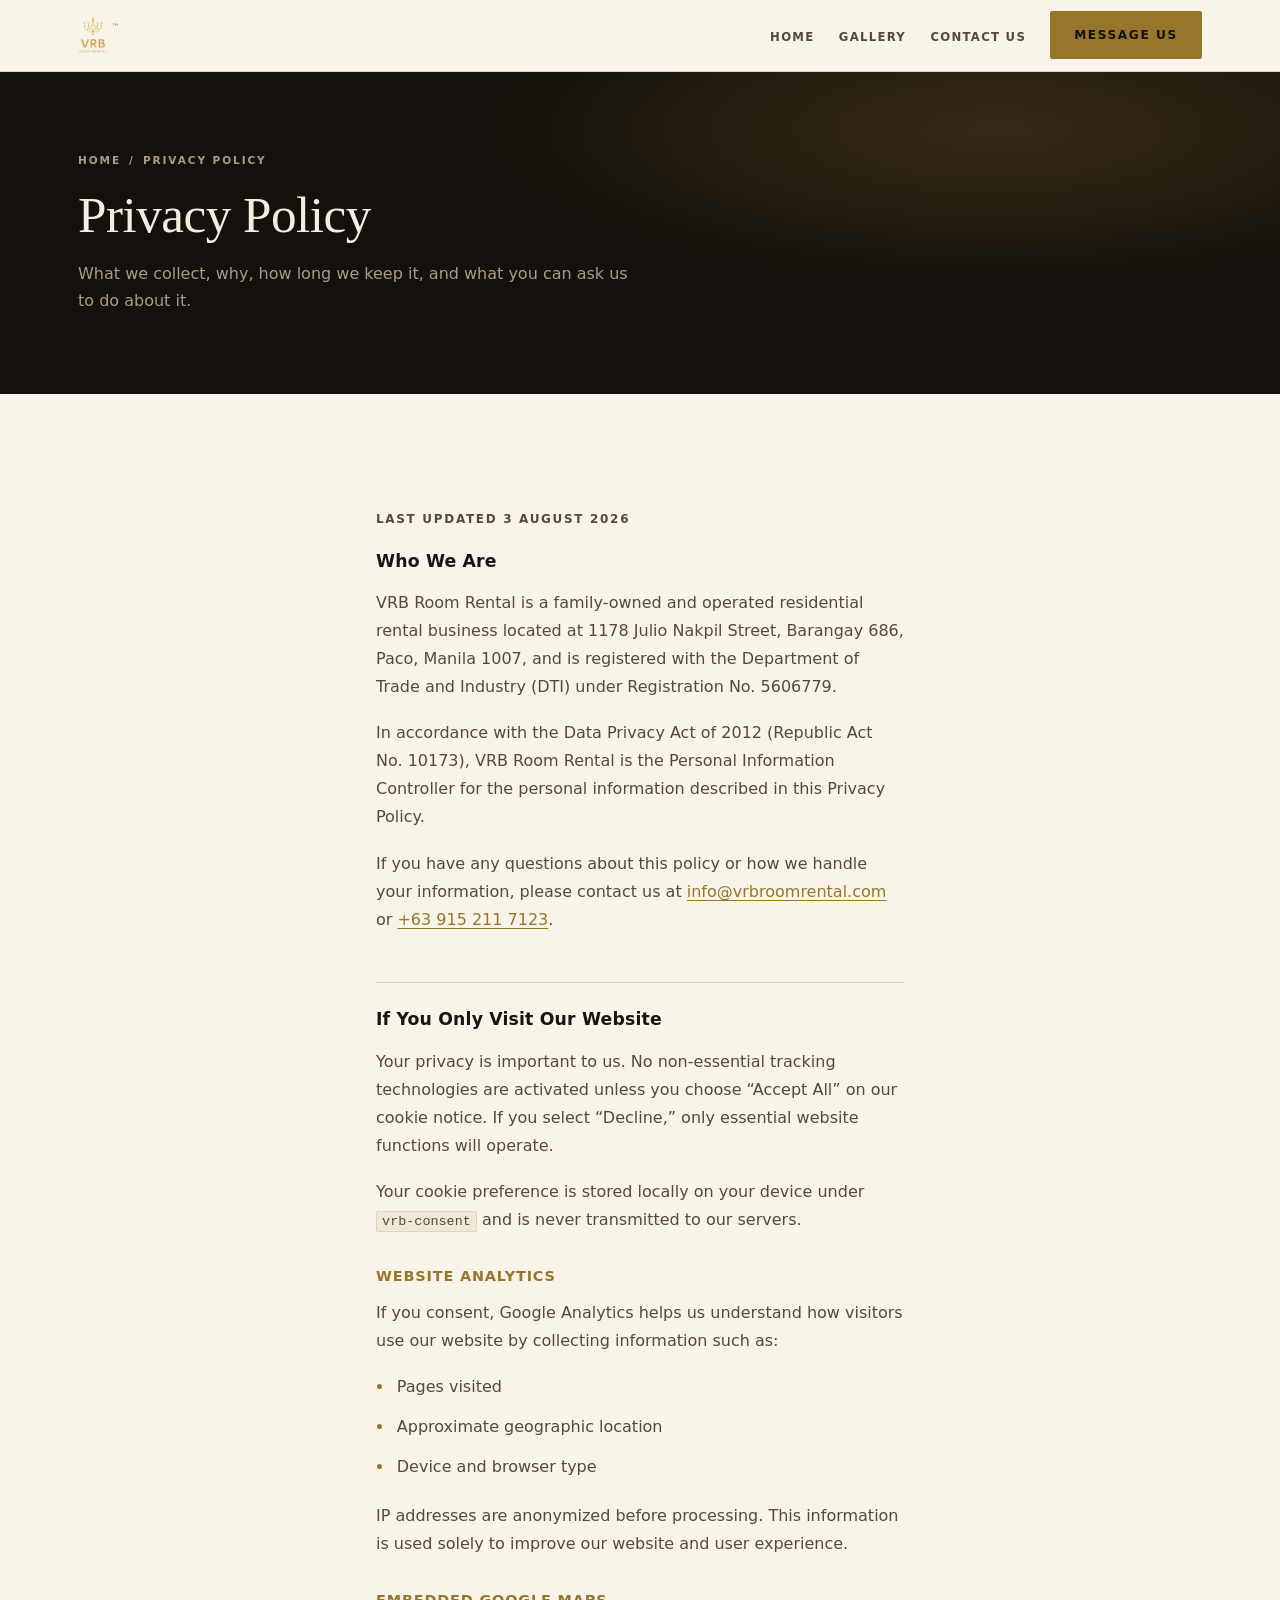
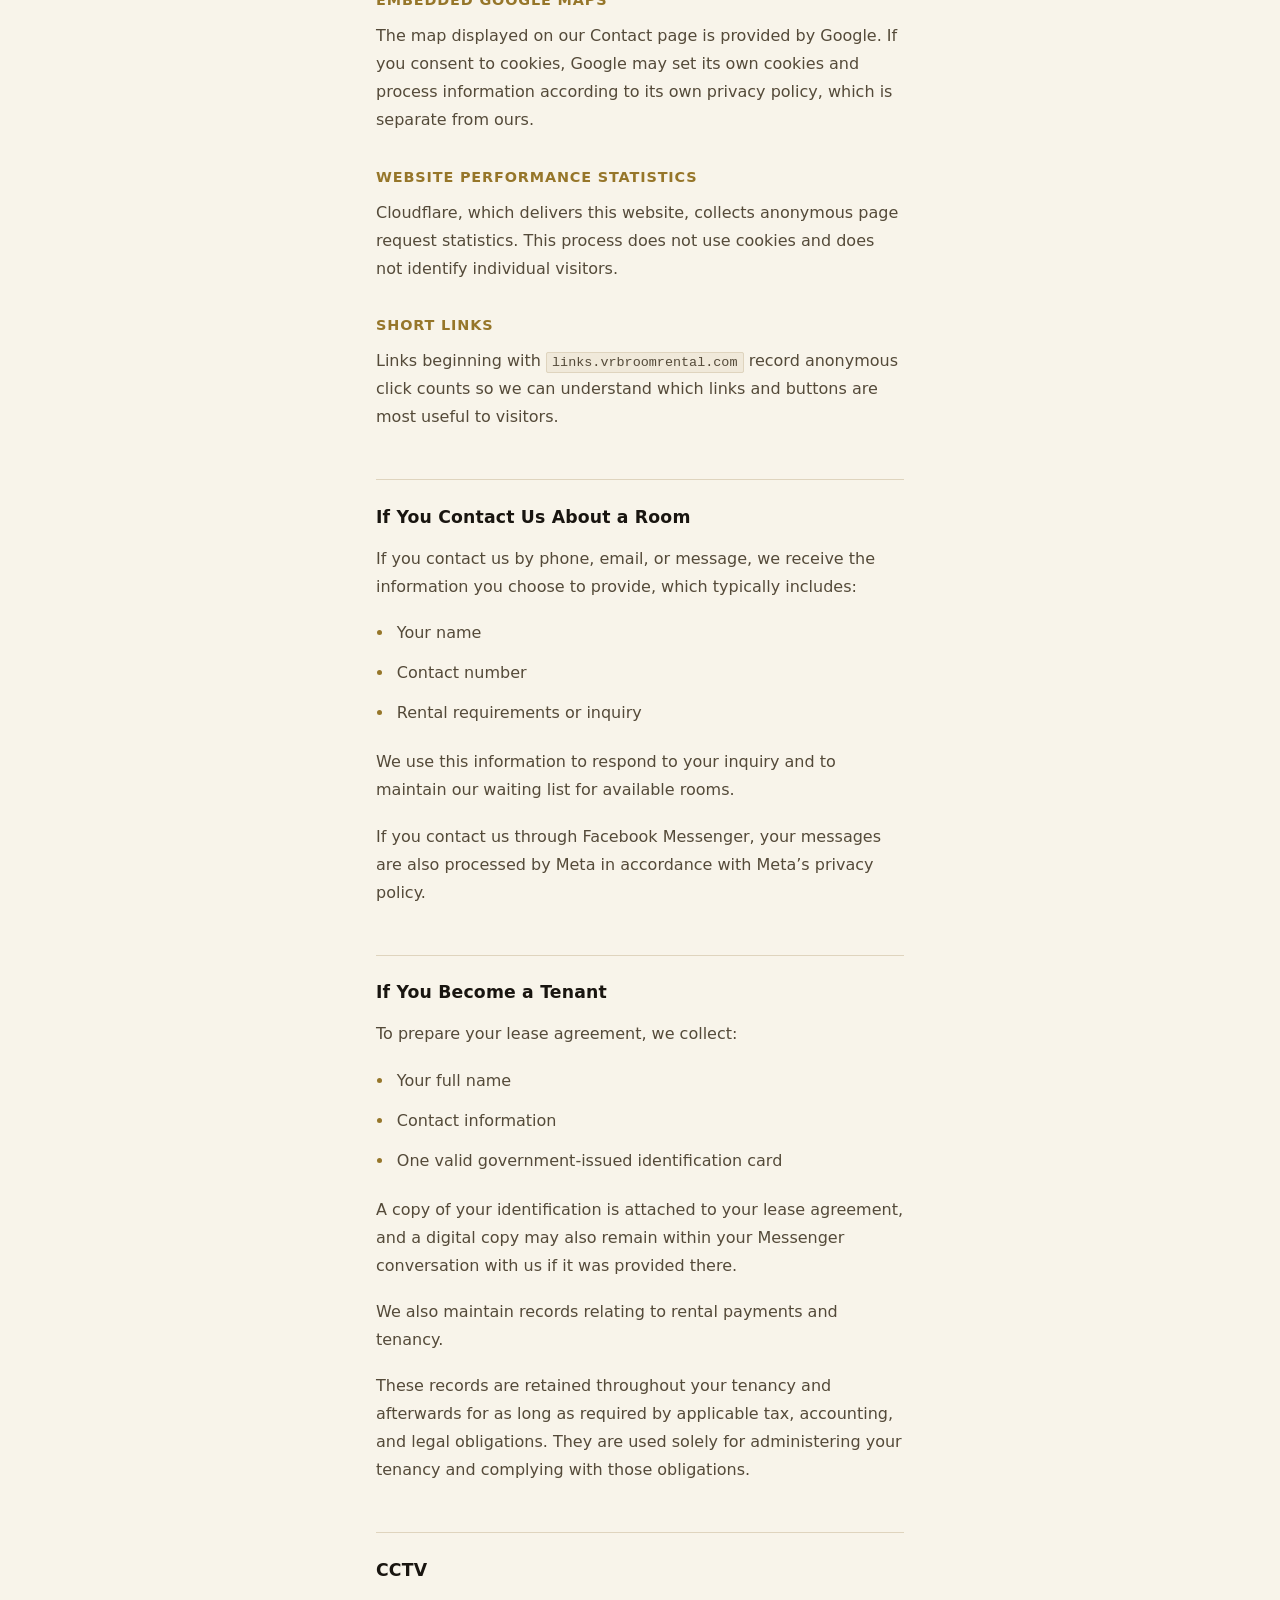
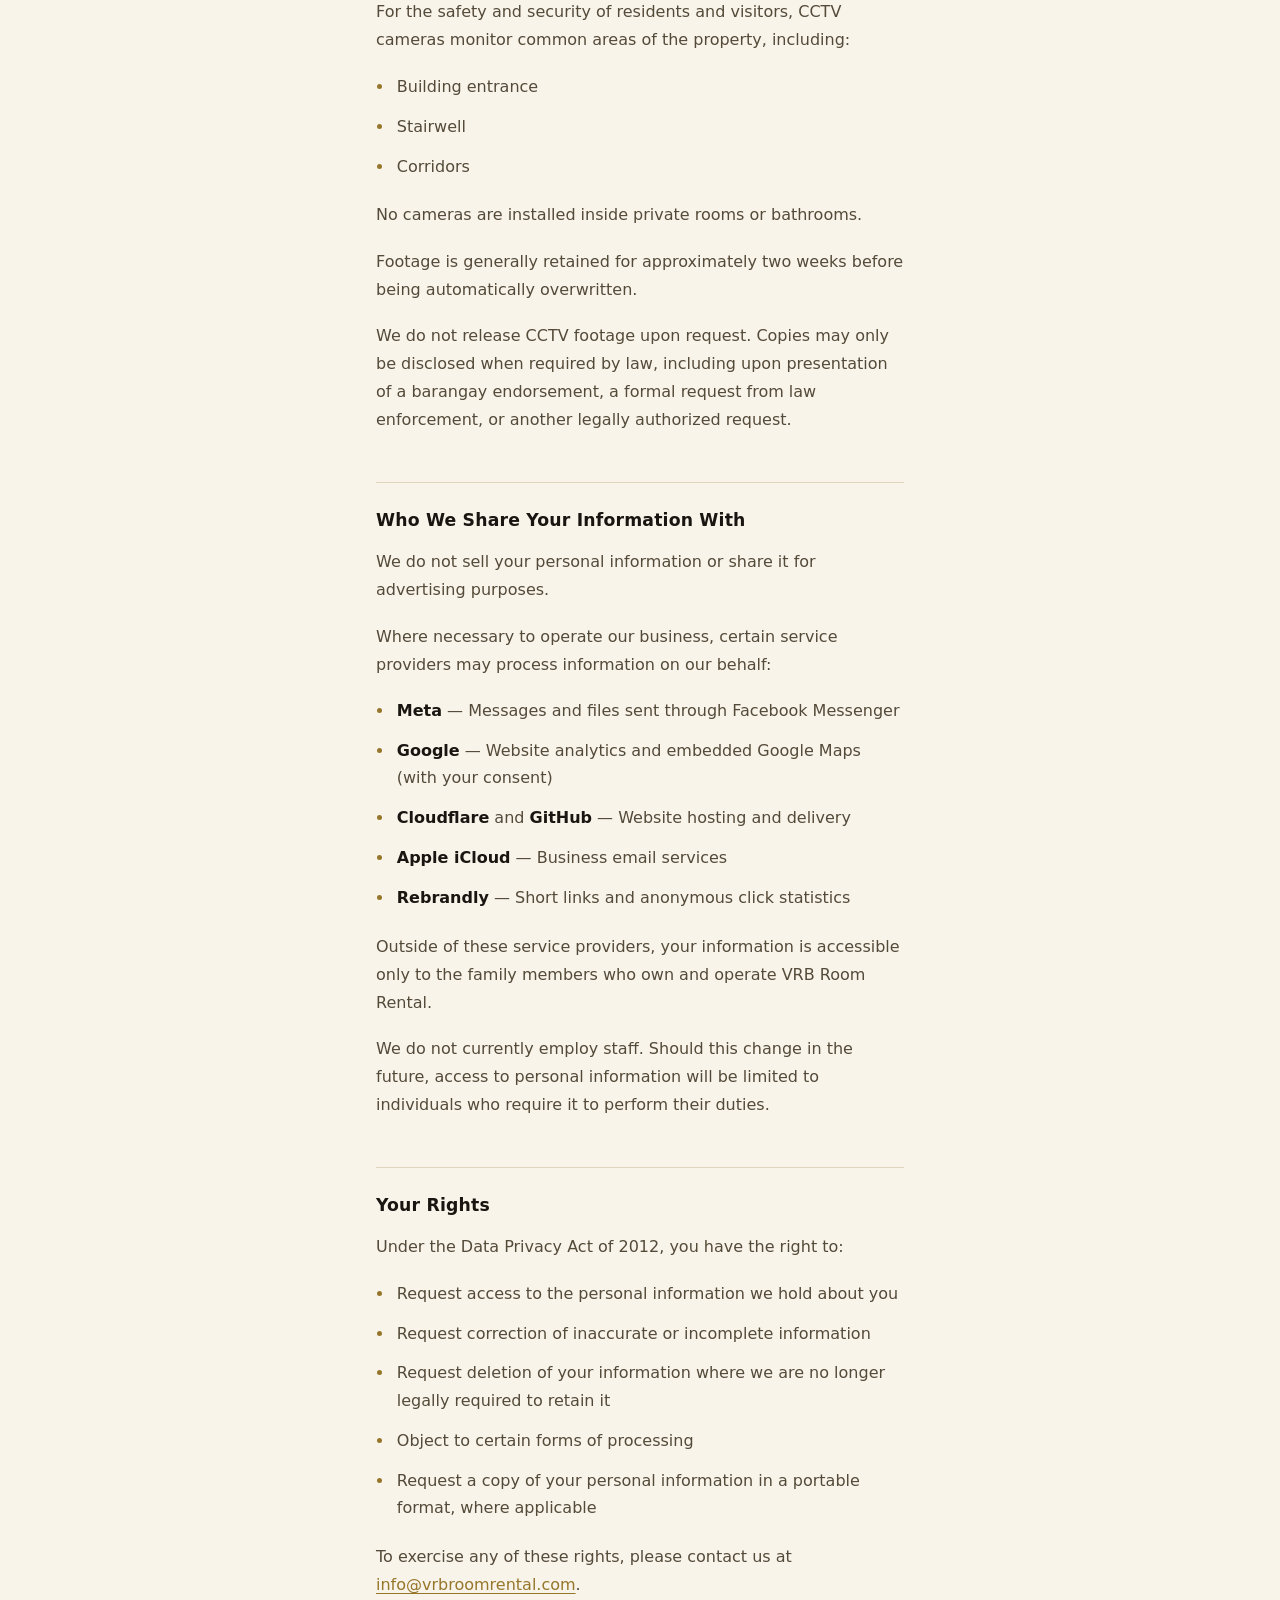
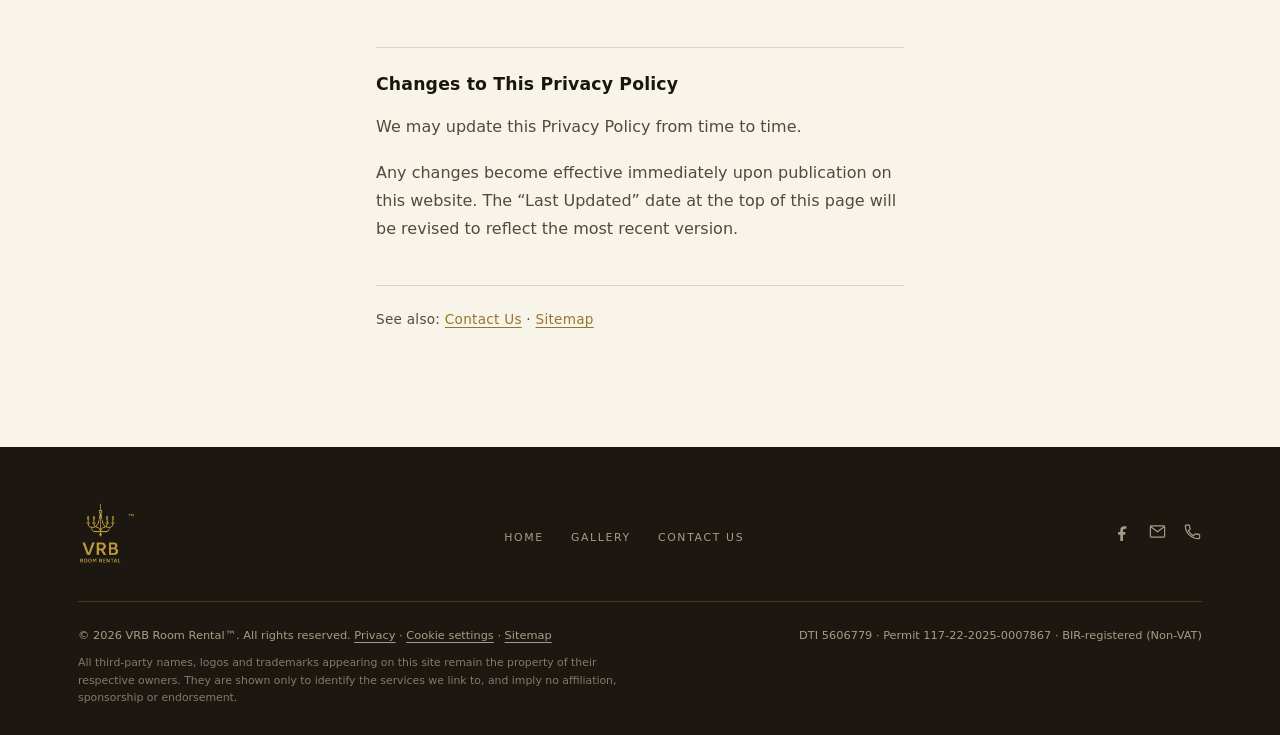
<file: privacy.html>
<!DOCTYPE html>
<html lang="en">
<head>
<meta charset="UTF-8">
<meta name="viewport" content="width=device-width, initial-scale=1, viewport-fit=cover">
<title>Privacy Policy — VRB Room Rental™, Paco, Manila</title>
<meta name="description" content="How VRB Room Rental collects, uses, keeps and protects personal information, under the Data Privacy Act of 2012.">
<meta name="theme-color" content="#14110C">
<meta property="og:title" content="Privacy Policy — VRB Room Rental™">
<meta property="og:description" content="How we handle personal information, in plain language.">
<meta property="og:type" content="website">
<link rel="icon" href="images/icon.png">
<link rel="apple-touch-icon" href="images/icon.png">
<link rel="canonical" href="https://vrbroomrental.com/privacy">
<script>document.documentElement.className+=" js";</script>
<link rel="stylesheet" href="styles.css?v=7f55995b">
</head>
<body>
<a class="skip" href="#main">Skip to content</a>

<header class="hdr">
  <div class="hdr__in">
    <a href="/" class="brand" aria-label="VRB Room Rental — home">
      <img src="images/logo-lockup.png" alt="VRB Room Rental" width="303" height="440">
      <span class="tm" aria-hidden="true">&trade;</span>
    </a>
    <nav class="nav" id="nav" aria-label="Primary">
      <ul>
        <li><a href="/">Home</a></li>
        <li><a href="/gallery">Gallery</a></li>
        <li><a href="/contact">Contact Us</a></li>
      </ul>
    </nav>
    <div class="hdr__cta">
      <a class="btn btn--fill" href="https://m.me/vrbroomrentalnakpil" target="_blank" rel="noopener">Message us</a>
      <button class="burger" id="burger" aria-expanded="false" aria-controls="nav" aria-label="Open menu">
        <svg class="ico" viewBox="0 0 24 24" aria-hidden="true"><path d="M3 7h18M3 12h18M3 17h18"/></svg>
      </button>
    </div>
  </div>
</header>

<section class="phead">
  <div class="wrap">
    <p class="crumb"><a href="/">Home</a> <span aria-hidden="true">/</span> Privacy Policy</p>
    <h1>Privacy Policy</h1>
    <p>What we collect, why, how long we keep it, and what you can ask us to do about it.</p>
  </div>
</section>

<main id="main">
  <section class="sec rv">
    <div class="wrap prose">

      <p class="prose__meta">Last updated 3 August 2026</p>

      <h2>Who We Are</h2>
      <p>VRB Room Rental is a family-owned and operated residential rental business located at
        1178 Julio Nakpil Street, Barangay 686, Paco, Manila 1007, and is registered with the
        Department of Trade and Industry (DTI) under Registration No. 5606779.</p>
      <p>In accordance with the Data Privacy Act of 2012 (Republic Act No. 10173), VRB Room Rental
        is the Personal Information Controller for the personal information described in this
        Privacy Policy.</p>
      <p>If you have any questions about this policy or how we handle your information, please
        contact us at <a href="mailto:info@vrbroomrental.com">info@vrbroomrental.com</a> or
        <a href="tel:+639152117123">+63&nbsp;915&nbsp;211&nbsp;7123</a>.</p>

      <h2>If You Only Visit Our Website</h2>
      <p>Your privacy is important to us. No non-essential tracking technologies are activated
        unless you choose &ldquo;Accept All&rdquo; on our cookie notice. If you select
        &ldquo;Decline,&rdquo; only essential website functions will operate.</p>
      <p>Your cookie preference is stored locally on your device under <code>vrb-consent</code> and
        is never transmitted to our servers.</p>

      <h3>Website Analytics</h3>
      <p>If you consent, Google Analytics helps us understand how visitors use our website by
        collecting information such as:</p>
      <ul>
        <li>Pages visited</li>
        <li>Approximate geographic location</li>
        <li>Device and browser type</li>
      </ul>
      <p>IP addresses are anonymized before processing. This information is used solely to improve
        our website and user experience.</p>

      <h3>Embedded Google Maps</h3>
      <p>The map displayed on our Contact page is provided by Google. If you consent to cookies,
        Google may set its own cookies and process information according to its own privacy policy,
        which is separate from ours.</p>

      <h3>Website Performance Statistics</h3>
      <p>Cloudflare, which delivers this website, collects anonymous page request statistics. This
        process does not use cookies and does not identify individual visitors.</p>

      <h3>Short Links</h3>
      <p>Links beginning with <code>links.vrbroomrental.com</code> record anonymous click counts so
        we can understand which links and buttons are most useful to visitors.</p>

      <h2>If You Contact Us About a Room</h2>
      <p>If you contact us by phone, email, or message, we receive the information you choose to
        provide, which typically includes:</p>
      <ul>
        <li>Your name</li>
        <li>Contact number</li>
        <li>Rental requirements or inquiry</li>
      </ul>
      <p>We use this information to respond to your inquiry and to maintain our waiting list for
        available rooms.</p>
      <p>If you contact us through Facebook Messenger, your messages are also processed by Meta in
        accordance with Meta&rsquo;s privacy policy.</p>

      <h2>If You Become a Tenant</h2>
      <p>To prepare your lease agreement, we collect:</p>
      <ul>
        <li>Your full name</li>
        <li>Contact information</li>
        <li>One valid government-issued identification card</li>
      </ul>
      <p>A copy of your identification is attached to your lease agreement, and a digital copy may
        also remain within your Messenger conversation with us if it was provided there.</p>
      <p>We also maintain records relating to rental payments and tenancy.</p>
      <p>These records are retained throughout your tenancy and afterwards for as long as required
        by applicable tax, accounting, and legal obligations. They are used solely for administering
        your tenancy and complying with those obligations.</p>

      <h2>CCTV</h2>
      <p>For the safety and security of residents and visitors, CCTV cameras monitor common areas of
        the property, including:</p>
      <ul>
        <li>Building entrance</li>
        <li>Stairwell</li>
        <li>Corridors</li>
      </ul>
      <p>No cameras are installed inside private rooms or bathrooms.</p>
      <p>Footage is generally retained for approximately two weeks before being automatically
        overwritten.</p>
      <p>We do not release CCTV footage upon request. Copies may only be disclosed when required by
        law, including upon presentation of a barangay endorsement, a formal request from law
        enforcement, or another legally authorized request.</p>

      <h2>Who We Share Your Information With</h2>
      <p>We do not sell your personal information or share it for advertising purposes.</p>
      <p>Where necessary to operate our business, certain service providers may process information
        on our behalf:</p>
      <ul>
        <li><strong>Meta</strong> &mdash; Messages and files sent through Facebook Messenger</li>
        <li><strong>Google</strong> &mdash; Website analytics and embedded Google Maps (with your consent)</li>
        <li><strong>Cloudflare</strong> and <strong>GitHub</strong> &mdash; Website hosting and delivery</li>
        <li><strong>Apple iCloud</strong> &mdash; Business email services</li>
        <li><strong>Rebrandly</strong> &mdash; Short links and anonymous click statistics</li>
      </ul>
      <p>Outside of these service providers, your information is accessible only to the family
        members who own and operate VRB Room Rental.</p>
      <p>We do not currently employ staff. Should this change in the future, access to personal
        information will be limited to individuals who require it to perform their duties.</p>

      <h2>Your Rights</h2>
      <p>Under the Data Privacy Act of 2012, you have the right to:</p>
      <ul>
        <li>Request access to the personal information we hold about you</li>
        <li>Request correction of inaccurate or incomplete information</li>
        <li>Request deletion of your information where we are no longer legally required to retain it</li>
        <li>Object to certain forms of processing</li>
        <li>Request a copy of your personal information in a portable format, where applicable</li>
      </ul>
      <p>To exercise any of these rights, please contact us at
        <a href="mailto:info@vrbroomrental.com">info@vrbroomrental.com</a>.</p>

      <h2>Changes to This Privacy Policy</h2>
      <p>We may update this Privacy Policy from time to time.</p>
      <p>Any changes become effective immediately upon publication on this website. The
        &ldquo;Last Updated&rdquo; date at the top of this page will be revised to reflect the most
        recent version.</p>

      <p class="prose__meta">See also: <a href="/contact">Contact Us</a> &middot;
        <a href="/sitemap">Sitemap</a></p>

    </div>
  </section>
</main>

<footer class="ft">
  <div class="wrap">
    <div class="ft__top">
      <a href="/" class="ft__brand" aria-label="VRB Room Rental — home">
        <img src="images/logo-lockup.png" alt="VRB Room Rental" width="303" height="440">
        <span class="tm" aria-hidden="true">&trade;</span>
      </a>
      <nav aria-label="Footer">
        <ul class="ft__nav">
          <li><a href="/">Home</a></li>
          <li><a href="/gallery">Gallery</a></li>
          <li><a href="/contact">Contact Us</a></li>
        </ul>
      </nav>
      <div class="ft__soc">
        <a href="https://www.facebook.com/vrbroomrentalnakpil/" target="_blank" rel="noopener" aria-label="VRB Room Rental on Facebook"><svg class="ico" viewBox="0 0 24 24" aria-hidden="true"><path d="M15 8.5h2V5.4c-.4-.05-1.6-.16-3-.16-3 0-4.8 1.8-4.8 5v2.4H6.5V16H9.2v8h3.4v-8h2.7l.5-3.36h-3.2v-2c0-1 .28-1.64 1.4-1.64Z" fill="currentColor" stroke="none"/></svg></a>
        <a href="mailto:info@vrbroomrental.com" aria-label="Email VRB Room Rental"><svg class="ico" viewBox="0 0 24 24" aria-hidden="true"><rect x="3" y="5" width="18" height="14" rx="1"/><path d="m3.6 6 8.4 6.4L20.4 6"/></svg></a>
        <a href="tel:+639152117123" aria-label="Telephone VRB Room Rental"><svg class="ico" viewBox="0 0 24 24" aria-hidden="true"><path d="M6.6 10.8c1.4 2.8 3.8 5.2 6.6 6.6l2.2-2.2c.3-.3.7-.4 1-.2 1.1.4 2.3.6 3.6.6.6 0 1 .4 1 1V20c0 .6-.4 1-1 1C10.4 21 3 13.6 3 4.9c0-.6.4-1 1-1h3.4c.6 0 1 .4 1 1 0 1.2.2 2.4.6 3.6.1.4 0 .8-.2 1L6.6 10.8Z"/></svg></a>
      </div>
    </div>
    <div class="ft__bot">
      <span>&copy; <span id="yr">2026</span> VRB Room Rental&trade;. All rights reserved. <a href="/privacy">Privacy</a> &middot; <button type="button" class="linkbtn" data-cookie="open">Cookie settings</button> &middot; <a href="/sitemap">Sitemap</a></span>
      <span class="num">DTI 5606779 &middot; Permit 117-22-2025-0007867 &middot; BIR-registered (Non-VAT)</span>
      <span class="ft__legal">All third-party names, logos and trademarks appearing on this site remain the property of their respective owners. They are shown only to identify the services we link to, and imply no affiliation, sponsorship or endorsement.</span>
    </div>
  </div>
</footer>

<script src="main.js?v=0aa391ff"></script>
</body>
</html>
</file>
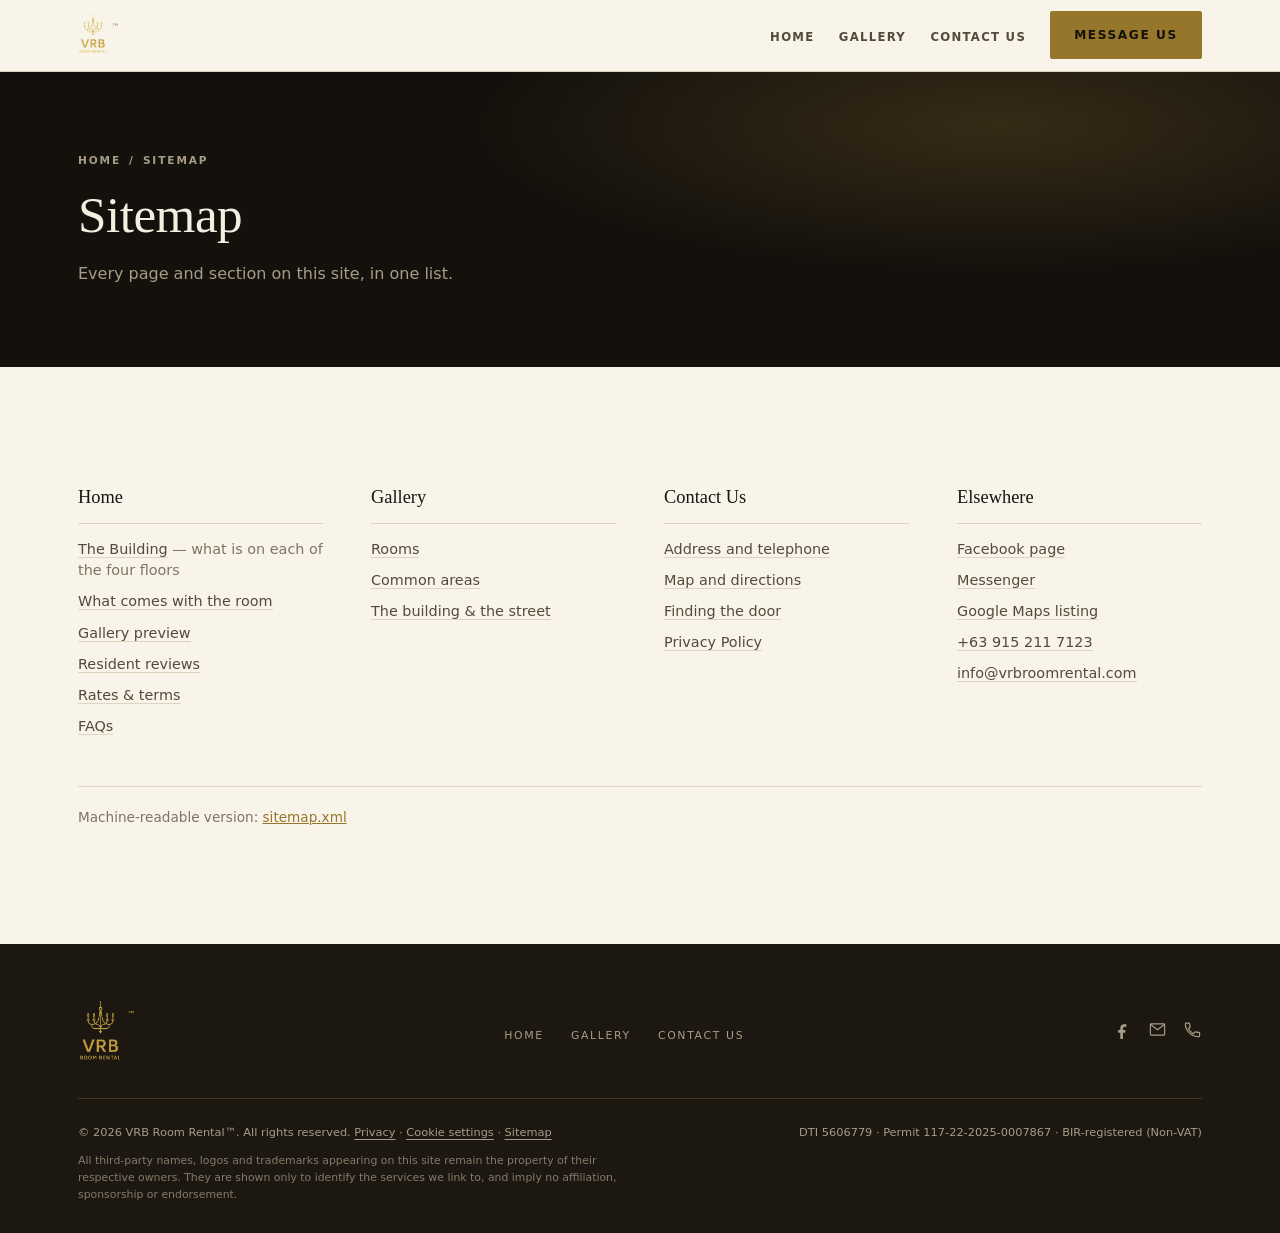
<file: sitemap.html>
<!DOCTYPE html>
<html lang="en">
<head>
<meta charset="UTF-8">
<meta name="viewport" content="width=device-width, initial-scale=1, viewport-fit=cover">
<title>Sitemap — VRB Room Rental™, Paco, Manila</title>
<meta name="description" content="Every page and section of the VRB Room Rental website, in one list.">
<meta name="theme-color" content="#14110C">
<meta property="og:title" content="Sitemap — VRB Room Rental™">
<meta property="og:description" content="Every page and section of the VRB Room Rental website.">
<meta property="og:type" content="website">
<link rel="icon" href="images/icon.png">
<link rel="apple-touch-icon" href="images/icon.png">
<link rel="canonical" href="https://vrbroomrental.com/sitemap">
<script>document.documentElement.className+=" js";</script>
<link rel="stylesheet" href="styles.css?v=7f55995b">
</head>
<body>
<a class="skip" href="#main">Skip to content</a>

<header class="hdr">
  <div class="hdr__in">
    <a href="/" class="brand" aria-label="VRB Room Rental — home">
      <img src="images/logo-lockup.png" alt="VRB Room Rental" width="303" height="440">
      <span class="tm" aria-hidden="true">&trade;</span>
    </a>
    <nav class="nav" id="nav" aria-label="Primary">
      <ul>
        <li><a href="/">Home</a></li>
        <li><a href="/gallery">Gallery</a></li>
        <li><a href="/contact">Contact Us</a></li>
      </ul>
    </nav>
    <div class="hdr__cta">
      <a class="btn btn--fill" href="https://m.me/vrbroomrentalnakpil" target="_blank" rel="noopener">Message us</a>
      <button class="burger" id="burger" aria-expanded="false" aria-controls="nav" aria-label="Open menu">
        <svg class="ico" viewBox="0 0 24 24" aria-hidden="true"><path d="M3 7h18M3 12h18M3 17h18"/></svg>
      </button>
    </div>
  </div>
</header>

<section class="phead">
  <div class="wrap">
    <p class="crumb"><a href="/">Home</a> <span aria-hidden="true">/</span> Sitemap</p>
    <h1>Sitemap</h1>
    <p>Every page and section on this site, in one list.</p>
  </div>
</section>

<main id="main">
  <section class="sec rv">
    <div class="wrap">
      <div class="smgrid">

        <div class="smcol">
          <h2><a href="/">Home</a></h2>
          <ul>
            <li><a href="/#building">The Building</a> &mdash; what is on each of the four floors</li>
            <li><a href="/#included">What comes with the room</a></li>
            <li><a href="/#gallery">Gallery preview</a></li>
            <li><a href="/#reviews">Resident reviews</a></li>
            <li><a href="/#rates">Rates &amp; terms</a></li>
            <li><a href="/#faq">FAQs</a></li>
          </ul>
        </div>

        <div class="smcol">
          <h2><a href="/gallery">Gallery</a></h2>
          <ul>
            <li><a href="/gallery">Rooms</a></li>
            <li><a href="/gallery">Common areas</a></li>
            <li><a href="/gallery">The building &amp; the street</a></li>
          </ul>
        </div>

        <div class="smcol">
          <h2><a href="/contact">Contact Us</a></h2>
          <ul>
            <li><a href="/contact">Address and telephone</a></li>
            <li><a href="/contact">Map and directions</a></li>
            <li><a href="/contact">Finding the door</a></li>
            <li><a href="/privacy">Privacy Policy</a></li>
          </ul>
        </div>

        <div class="smcol">
          <h2>Elsewhere</h2>
          <ul>
            <li><a href="https://www.facebook.com/vrbroomrentalnakpil/" target="_blank" rel="noopener">Facebook page</a></li>
            <li><a href="https://m.me/vrbroomrentalnakpil" target="_blank" rel="noopener">Messenger</a></li>
            <li><a href="https://links.vrbroomrental.com/nakpil" target="_blank" rel="noopener">Google Maps listing</a></li>
            <li><a href="tel:+639152117123">+63 915 211 7123</a></li>
            <li><a href="mailto:info@vrbroomrental.com">info@vrbroomrental.com</a></li>
          </ul>
        </div>

      </div>
      <p class="smnote">Machine-readable version: <a href="/sitemap.xml">sitemap.xml</a></p>
    </div>
  </section>
</main>

<footer class="ft">
  <div class="wrap">
    <div class="ft__top">
      <a href="/" class="ft__brand" aria-label="VRB Room Rental — home">
        <img src="images/logo-lockup.png" alt="VRB Room Rental" width="303" height="440">
        <span class="tm" aria-hidden="true">&trade;</span>
      </a>
      <nav aria-label="Footer">
        <ul class="ft__nav">
          <li><a href="/">Home</a></li>
          <li><a href="/gallery">Gallery</a></li>
          <li><a href="/contact">Contact Us</a></li>
        </ul>
      </nav>
      <div class="ft__soc">
        <a href="https://www.facebook.com/vrbroomrentalnakpil/" target="_blank" rel="noopener" aria-label="VRB Room Rental on Facebook"><svg class="ico" viewBox="0 0 24 24" aria-hidden="true"><path d="M15 8.5h2V5.4c-.4-.05-1.6-.16-3-.16-3 0-4.8 1.8-4.8 5v2.4H6.5V16H9.2v8h3.4v-8h2.7l.5-3.36h-3.2v-2c0-1 .28-1.64 1.4-1.64Z" fill="currentColor" stroke="none"/></svg></a>
        <a href="mailto:info@vrbroomrental.com" aria-label="Email VRB Room Rental"><svg class="ico" viewBox="0 0 24 24" aria-hidden="true"><rect x="3" y="5" width="18" height="14" rx="1"/><path d="m3.6 6 8.4 6.4L20.4 6"/></svg></a>
        <a href="tel:+639152117123" aria-label="Telephone VRB Room Rental"><svg class="ico" viewBox="0 0 24 24" aria-hidden="true"><path d="M6.6 10.8c1.4 2.8 3.8 5.2 6.6 6.6l2.2-2.2c.3-.3.7-.4 1-.2 1.1.4 2.3.6 3.6.6.6 0 1 .4 1 1V20c0 .6-.4 1-1 1C10.4 21 3 13.6 3 4.9c0-.6.4-1 1-1h3.4c.6 0 1 .4 1 1 0 1.2.2 2.4.6 3.6.1.4 0 .8-.2 1L6.6 10.8Z"/></svg></a>
      </div>
    </div>
    <div class="ft__bot">
      <span>&copy; <span id="yr">2026</span> VRB Room Rental&trade;. All rights reserved. <a href="/privacy">Privacy</a> &middot; <button type="button" class="linkbtn" data-cookie="open">Cookie settings</button> &middot; <a href="/sitemap">Sitemap</a></span>
      <span class="num">DTI 5606779 &middot; Permit 117-22-2025-0007867 &middot; BIR-registered (Non-VAT)</span>
      <span class="ft__legal">All third-party names, logos and trademarks appearing on this site remain the property of their respective owners. They are shown only to identify the services we link to, and imply no affiliation, sponsorship or endorsement.</span>
    </div>
  </div>
</footer>

<script src="main.js?v=0aa391ff"></script>
</body>
</html>
</file>
<file: styles.css>
/* ═══════════════ TOKENS ═══════════════ */
:root{
  --serif:'Iowan Old Style','Palatino Linotype',Palatino,'Book Antiqua',Georgia,serif;
  --sans:system-ui,-apple-system,'Segoe UI',Roboto,'Helvetica Neue',Arial,sans-serif;

  --ink:#191510;
  --ink-2:#544A39;
  --paper:#F8F4EA;
  --paper-2:#F0E9DA;
  --line:#DFD4BE;
  --mute:#7E7462;
  --gold:#96762A;
  --gold-2:#B08F3C;
  --glow:232,176,75;

  /* always-dark surfaces */
  --dark:#14110C;
  --dark-2:#1C1811;
  --dark-fg:#F4EEE0;
  --dark-mute:#A79C86;
  --dark-line:rgba(214,176,82,.22);
  --dark-gold:#D6B052;

  --pad:clamp(4.5rem,9vw,8rem);
  --gut:clamp(1.15rem,4.5vw,3rem);
  --max:1220px;
  color-scheme:light dark;
}
/* in dark mode the page sits a shade above --dark, so the hero and the
   other dark bands still read as distinct plates rather than one black mass */
@media (prefers-color-scheme:dark){
  :root{
    --ink:#F2EBDB;--ink-2:#CFC3AB;--paper:#1A1610;--paper-2:#231D15;
    --line:#3A3225;--mute:#9A9080;--gold:#D6B052;--gold-2:#E6C56F;
  }
}
:root[data-theme="dark"]{
  --ink:#F2EBDB;--ink-2:#CFC3AB;--paper:#1A1610;--paper-2:#231D15;
  --line:#3A3225;--mute:#9A9080;--gold:#D6B052;--gold-2:#E6C56F;
}
:root[data-theme="light"]{
  --ink:#191510;--ink-2:#544A39;--paper:#F8F4EA;--paper-2:#F0E9DA;
  --line:#DFD4BE;--mute:#7E7462;--gold:#96762A;--gold-2:#B08F3C;
}

*,*::before,*::after{box-sizing:border-box;}
html{scroll-behavior:smooth;-webkit-text-size-adjust:100%;}
body{
  margin:0;background:var(--paper);color:var(--ink);
  font-family:var(--sans);font-size:16px;line-height:1.7;
  -webkit-font-smoothing:antialiased;overflow-x:hidden;
}
img,iframe{display:block;max-width:100%;}
a{color:inherit;}
h1,h2,h3{font-family:var(--serif);font-weight:400;margin:0;text-wrap:balance;}
p{margin:0;}
@media (prefers-reduced-motion:reduce){
  html{scroll-behavior:auto;}
  *,*::before,*::after{animation-duration:.01ms!important;transition-duration:.01ms!important;}
}

.wrap{max-width:var(--max);margin-inline:auto;padding-inline:var(--gut);}
.sec{padding-block:var(--pad);}
main [id]{scroll-margin-top:5.5rem;}

/* ── type helpers ── */
.tag{
  font-size:.66rem;font-weight:650;letter-spacing:.22em;text-transform:uppercase;
  color:var(--gold);margin:0;
}
.h2{font-size:clamp(1.85rem,4vw,2.9rem);line-height:1.16;letter-spacing:-.005em;}
.h3{font-size:clamp(1.15rem,1.8vw,1.35rem);line-height:1.35;}
.lede{font-size:clamp(1.02rem,1.4vw,1.12rem);line-height:1.8;color:var(--ink-2);max-width:58ch;}
.copy{color:var(--ink-2);max-width:60ch;}
.copy + .copy{margin-top:1rem;}
.rule{width:44px;height:2px;background:var(--gold);border:0;margin:0;}
.num{font-variant-numeric:tabular-nums;}

/* ── buttons ── */
.btn{
  display:inline-flex;align-items:center;justify-content:center;gap:.55em;
  font-family:var(--sans);font-size:.76rem;font-weight:650;letter-spacing:.13em;
  text-transform:uppercase;text-decoration:none;cursor:pointer;
  padding:1.05em 1.9em;border:1.5px solid transparent;border-radius:2px;
  min-height:48px;transition:background-color .28s,color .28s,border-color .28s;
  /* <button> would otherwise inherit the UA buttonface grey and hide light text */
  background:transparent;-webkit-appearance:none;appearance:none;
}
.btn--fill{background:var(--gold);color:#14110C;border-color:var(--gold);}
.btn--fill:hover{background:transparent;color:var(--gold);}
.btn--line{border-color:var(--line);color:var(--ink);}
.btn--line:hover{border-color:var(--gold);color:var(--gold);}
.btn--dark{border-color:rgba(244,238,224,.35);color:var(--dark-fg);}
.btn--dark:hover{background:var(--dark-fg);color:var(--dark);border-color:var(--dark-fg);}
.btns{display:flex;flex-wrap:wrap;gap:.7rem;}
.ico{width:1em;height:1em;stroke:currentColor;fill:none;stroke-width:1.5;stroke-linecap:round;stroke-linejoin:round;flex:none;}

/* ═══════════════ HEADER ═══════════════ */
.hdr{
  position:sticky;top:0;z-index:80;background:var(--paper);
  border-bottom:1px solid var(--line);
}
.hdr__in{display:flex;align-items:center;gap:1.5rem;max-width:var(--max);margin-inline:auto;padding:.7rem var(--gut);}
.brand{display:flex;align-items:flex-start;gap:.22rem;text-decoration:none;margin-right:auto;}
.brand img{height:44px;width:auto;}
.brand .tm{font-size:.46rem;color:var(--gold);margin-top:.5rem;}
.nav ul{display:flex;gap:clamp(.9rem,1.9vw,1.75rem);list-style:none;margin:0;padding:0;}
.nav a{
  text-decoration:none;font-size:.73rem;font-weight:600;letter-spacing:.11em;
  text-transform:uppercase;color:var(--ink-2);padding-block:.35rem;
  border-bottom:1.5px solid transparent;transition:color .25s,border-color .25s;
}
.nav a:hover{color:var(--gold);border-bottom-color:var(--gold);}
.hdr__cta{display:flex;align-items:center;gap:.8rem;}
.burger{display:none;background:none;border:0;padding:.5rem;margin-right:-.5rem;cursor:pointer;color:var(--ink);}
.burger .ico{width:25px;height:25px;}

@media (max-width:940px){
  .nav{position:absolute;top:100%;left:0;right:0;background:var(--paper);
    border-bottom:0 solid var(--line);max-height:0;overflow:hidden;transition:max-height .35s ease;}
  .nav.open{max-height:24rem;border-bottom-width:1px;}
  .nav ul{flex-direction:column;gap:0;padding:.25rem var(--gut) 1.1rem;}
  .nav a{display:block;padding-block:.9rem;border-bottom:1px solid var(--line);}
  .nav a:hover{border-bottom-color:var(--line);}
  .hdr__cta .btn{display:none;}
  .burger{display:inline-flex;}
}

/* ═══════════════ HERO ═══════════════ */
.hero{position:relative;background:var(--dark);color:var(--dark-fg);overflow:hidden;}
.hero::before{
  content:"";position:absolute;inset:0;pointer-events:none;
  background:
    radial-gradient(70% 55% at 74% 40%,rgba(var(--glow),.20),transparent 68%),
    radial-gradient(50% 45% at 8% 88%,rgba(var(--glow),.09),transparent 70%);
}
.hero__in{
  position:relative;max-width:var(--max);margin-inline:auto;padding:clamp(3rem,6vw,5.5rem) var(--gut) clamp(3rem,6vw,5rem);
  display:grid;grid-template-columns:1.05fr .95fr;gap:clamp(2rem,5vw,4.5rem);align-items:center;
}
.hero__txt{display:flex;flex-direction:column;align-items:flex-start;gap:1.25rem;}
.hero__addr{display:flex;align-items:center;gap:.5rem;font-size:.68rem;font-weight:650;letter-spacing:.2em;text-transform:uppercase;color:var(--dark-gold);}
.hero h1{font-size:clamp(2.15rem,5vw,3.7rem);line-height:1.1;letter-spacing:-.012em;color:var(--dark-fg);}
.hero h1 em{font-style:normal;color:var(--dark-gold);}
.hero__sub{color:var(--dark-mute);font-size:clamp(1rem,1.35vw,1.1rem);line-height:1.75;max-width:46ch;}

.spec{display:flex;flex-wrap:wrap;gap:1.6rem 2.4rem;width:100%;padding-block:1.5rem;
  border-top:1px solid var(--dark-line);border-bottom:1px solid var(--dark-line);}
.spec div{display:flex;flex-direction:column;gap:.15rem;}
.spec dt{order:2;font-size:.6rem;letter-spacing:.18em;text-transform:uppercase;color:var(--dark-mute);font-weight:650;}
.spec dd{order:1;margin:0;font-family:var(--serif);font-size:1.5rem;line-height:1.15;color:var(--dark-fg);}
.spec dd small{font-size:.85rem;color:var(--dark-mute);}

.hero__media{position:relative;}
/* framed low so the lamp and bed carry the shot, not the curtain */
.hero__media img{width:100%;height:clamp(380px,56vh,580px);object-fit:cover;object-position:center 72%;border-radius:2px;}
.hero__media::after{content:"";position:absolute;inset:11px;border:1px solid rgba(214,176,82,.4);border-radius:2px;pointer-events:none;}

@media (max-width:900px){
  .hero__in{grid-template-columns:1fr;gap:2.25rem;padding-top:2.5rem;}
  .hero__media{order:-1;}
  .hero__media img{height:clamp(230px,34vh,320px);object-position:center 70%;}
  .hero h1{font-size:clamp(2rem,8vw,2.9rem);}
  .spec{gap:1.25rem 2rem;}
  .spec dd{font-size:1.3rem;}
}

/* ═══════════════ CREED ═══════════════ */
.creed{position:relative;text-align:center;overflow:hidden;}
.creed::before{content:"";position:absolute;inset:0;pointer-events:none;
  background:radial-gradient(46% 62% at 50% 8%,rgba(var(--glow),.13),transparent 72%);}
.creed .wrap{position:relative;display:flex;flex-direction:column;align-items:center;gap:1.3rem;max-width:760px;}
.creed img{width:42px;height:auto;}
.creed h2{font-size:clamp(1.6rem,3.4vw,2.5rem);line-height:1.28;}
.creed .lede{text-align:center;}

/* ═══════════════ FLOORS ═══════════════ */
.floors{background:var(--paper-2);border-block:1px solid var(--line);}
.floors__hd{display:flex;flex-direction:column;gap:1rem;align-items:flex-start;margin-bottom:clamp(2rem,4vw,3rem);}
.floor{
  display:grid;grid-template-columns:auto minmax(150px,220px) 1fr;gap:1.25rem 2rem;
  align-items:baseline;padding-block:1.7rem;border-top:1px solid var(--line);
}
.floor:last-child{border-bottom:1px solid var(--line);}
.floor__n{font-family:var(--serif);font-size:1.6rem;line-height:1;color:var(--gold);font-variant-numeric:tabular-nums;}
.floor__nm{font-family:var(--serif);font-size:1.22rem;line-height:1.3;color:var(--ink);}
.floor__d{color:var(--ink-2);font-size:.97rem;}
.pills{display:flex;flex-wrap:wrap;gap:.4rem;margin-top:.75rem;}
.pill{
  padding:.3rem .7rem;font-size:.64rem;font-weight:650;letter-spacing:.11em;
  text-transform:uppercase;color:var(--gold);border:1px solid var(--line);border-radius:2px;
}
@media (max-width:760px){
  .floor{grid-template-columns:auto 1fr;gap:.35rem 1rem;}
  .floor__n{grid-row:span 2;font-size:1.35rem;padding-top:.15rem;}
}

/* ═══════════════ INCLUDED ═══════════════ */
.inc__hd{display:flex;flex-direction:column;gap:1rem;align-items:flex-start;margin-bottom:clamp(2rem,4vw,3rem);}
.inc__grid{display:grid;grid-template-columns:repeat(4,1fr);gap:clamp(1.5rem,3vw,2.75rem);}
.inc__i{display:flex;flex-direction:column;gap:.6rem;}
.inc__i .ico{width:26px;height:26px;color:var(--gold);}
.inc__i h3{font-family:var(--sans);font-size:.95rem;font-weight:650;letter-spacing:.01em;color:var(--ink);}
.inc__i p{font-size:.89rem;line-height:1.65;color:var(--mute);}
@media (max-width:860px){.inc__grid{grid-template-columns:repeat(2,1fr);}}
@media (max-width:460px){.inc__grid{grid-template-columns:1fr;gap:1.4rem;}}

/* ═══════════════ GALLERY ═══════════════ */
.gal__hd{display:flex;justify-content:space-between;align-items:flex-end;gap:1.5rem;flex-wrap:wrap;margin-bottom:clamp(1.6rem,3vw,2.5rem);}
.gal__hd .stk{display:flex;flex-direction:column;gap:.9rem;align-items:flex-start;}
.gal{display:grid;grid-template-columns:repeat(3,1fr);gap:clamp(.7rem,1.4vw,1.1rem);}
.shot{margin:0;display:flex;flex-direction:column;gap:.7rem;}
.shot__f{position:relative;overflow:hidden;aspect-ratio:4/5;background:var(--dark);border-radius:2px;}
.shot__f img{width:100%;height:100%;object-fit:cover;transition:transform 1s cubic-bezier(.2,.7,.3,1);}
.shot:hover .shot__f img{transform:scale(1.045);}
.shot figcaption{font-size:.64rem;letter-spacing:.15em;text-transform:uppercase;color:var(--mute);font-weight:650;}
@media (max-width:760px){
  /* thumb-friendly snap rail instead of a cramped grid */
  .gal{display:flex;gap:.8rem;overflow-x:auto;scroll-snap-type:x mandatory;
    margin-inline:calc(var(--gut) * -1);padding:0 var(--gut) .4rem;
    -webkit-overflow-scrolling:touch;scrollbar-width:none;}
  .gal::-webkit-scrollbar{display:none;}
  .shot{flex:0 0 72%;scroll-snap-align:center;}
  .gal__swipe{font-size:.63rem;letter-spacing:.15em;text-transform:uppercase;color:var(--mute);margin-top:.8rem;}
}
.gal__swipe{display:none;}
@media (max-width:760px){.gal__swipe{display:block;}}

/* ═══════════════ REVIEWS ═══════════════ */
.rev{background:var(--dark);color:var(--dark-fg);position:relative;overflow:hidden;}
.rev::before{content:"";position:absolute;inset:0;pointer-events:none;
  background:radial-gradient(60% 60% at 82% 12%,rgba(var(--glow),.14),transparent 68%);}
.rev .wrap{position:relative;}
.rev__hd{display:grid;grid-template-columns:1fr auto;gap:1.5rem 2.5rem;align-items:end;margin-bottom:clamp(2rem,4vw,3rem);}
.rev__hd .tag{color:var(--dark-gold);}
.rev__hd h2{color:var(--dark-fg);}
.rev__score{display:flex;align-items:baseline;gap:.7rem;}
.rev__score b{font-family:var(--serif);font-weight:400;font-size:2.9rem;line-height:1;color:var(--dark-gold);}
.rev__score > span{font-size:.82rem;color:var(--dark-mute);line-height:1.45;}
/* partial-fill star bar: --pct is the score as a percentage of 5 */
.rating{position:relative;display:inline-block;white-space:nowrap;letter-spacing:.12em;
  color:rgba(244,238,224,.24);}
.rating::before{content:"\2605\2605\2605\2605\2605";}
.rating__on{position:absolute;left:0;top:0;overflow:hidden;white-space:nowrap;
  width:var(--pct,100%);color:var(--dark-gold);}
.rev__score .rating{font-size:1.15rem;}
/* horizontal rail: sits still when everything fits, auto-advances when it does not */
/* full-bleed: break out of .wrap so cards run to the viewport edge instead of
   being clipped at the 1220px column. body already hides horizontal overflow. */
.revrail{width:100vw;max-width:100vw;margin-inline:calc(50% - 50vw);
  overflow-x:auto;scroll-snap-type:x mandatory;
  scrollbar-width:none;-webkit-overflow-scrolling:touch;
  container-type:inline-size;}
.revrail::-webkit-scrollbar{display:none;}
/* the track is cloned three times over for a seamless loop, so it never has
   a visible start or end and needs no lead-in padding */
.revrail__track{display:flex;gap:clamp(1rem,2.4vw,1.8rem);align-items:stretch;}
.card{flex:0 0 min(38rem,88cqw);scroll-snap-align:center;
  border:1px solid var(--dark-line);border-radius:2px;padding:clamp(1.5rem,3vw,2.1rem);
  display:flex;flex-direction:column;gap:1rem;
  opacity:.42;transition:opacity .5s ease,border-color .5s ease;}
/* the card nearest the centre is the one being read */
.card.is-active{opacity:1;border-color:rgba(214,176,82,.42);}
@media (prefers-reduced-motion:reduce){.card{transition:none;}}
.card blockquote{margin:0;font-family:var(--serif);font-size:1.06rem;line-height:1.65;color:var(--dark-fg);}
/* shrink to the width of the glyphs, or --pct would be a share of the whole
   card and a 4-star review would still paint five */
.card__stars{font-size:.95rem;align-self:flex-start;}
.card__who{margin-top:auto;text-align:left;}
.card__who b{display:block;font-size:.9rem;font-weight:650;color:var(--dark-fg);}
.card__meta{display:block;font-size:.73rem;color:var(--dark-mute);margin-top:.1rem;}
.revdots{display:flex;gap:.45rem;margin-top:1.4rem;justify-content:center;}
.revdots button{width:7px;height:7px;padding:0;border:0;border-radius:50%;cursor:pointer;
  background:rgba(244,238,224,.28);transition:background .3s,transform .3s;}
.revdots button[aria-current="true"]{background:var(--dark-gold);transform:scale(1.35);}
.rev__foot{margin-top:clamp(1.6rem,3vw,2.2rem);display:flex;flex-wrap:wrap;gap:1rem;align-items:center;justify-content:space-between;}
.rev__foot p{font-size:.8rem;color:var(--dark-mute);max-width:56ch;}
@media (max-width:860px){
  .rev__hd{grid-template-columns:1fr;}
  .card{flex-basis:88cqw;}
}

/* ═══════════════ RATES ═══════════════ */
.rates__hd{display:flex;flex-direction:column;gap:1rem;align-items:flex-start;margin-bottom:clamp(1.8rem,3.5vw,2.6rem);}
.movein{
  display:grid;grid-template-columns:repeat(3,1fr);gap:1px;background:var(--line);
  border:1px solid var(--line);border-radius:2px;margin-bottom:clamp(2rem,4vw,2.8rem);
}
.movein div{background:var(--paper);padding:1.3rem 1.4rem;display:flex;flex-direction:column;gap:.2rem;}
.movein dt{order:2;font-size:.62rem;letter-spacing:.16em;text-transform:uppercase;color:var(--mute);font-weight:650;}
.movein dd{order:1;margin:0;font-family:var(--serif);font-size:1.45rem;color:var(--ink);}
.movein div:last-child{background:var(--paper-2);}
.movein div:last-child dd{color:var(--gold);}
@media (max-width:640px){.movein{grid-template-columns:1fr;}}

.terms{border-top:1px solid var(--line);}
.terms > div{display:grid;grid-template-columns:minmax(160px,240px) 1fr;gap:.4rem 2.5rem;
  padding-block:1.4rem;border-bottom:1px solid var(--line);}
.terms dt{font-size:.64rem;letter-spacing:.16em;text-transform:uppercase;font-weight:700;color:var(--ink);padding-top:.3rem;}
.terms dd{margin:0;color:var(--ink-2);}
@media (max-width:640px){.terms > div{grid-template-columns:1fr;}}

/* ═══════════════ REGISTERED ═══════════════ */
.reg{background:var(--paper-2);border-block:1px solid var(--line);}
.reg__grid{display:grid;grid-template-columns:1fr 1fr;gap:clamp(2rem,5vw,4rem);align-items:start;}
.reg__list{list-style:none;margin:1.5rem 0 0;padding:0;display:grid;gap:1rem;}
.reg__list li{display:grid;grid-template-columns:auto 1fr;gap:.8rem;align-items:start;}
.reg__list .ico{width:16px;height:16px;color:var(--gold);margin-top:.42rem;}
.reg__list strong{display:block;font-size:.62rem;letter-spacing:.16em;text-transform:uppercase;color:var(--mute);font-weight:650;}
.reg__list span.v{color:var(--ink);font-variant-numeric:tabular-nums;}
.badges{display:flex;flex-wrap:wrap;gap:.6rem;margin-top:1.4rem;}
.badge{display:inline-flex;align-items:center;gap:.5rem;padding:.55rem .9rem;
  border:1px solid var(--line);border-radius:2px;font-size:.72rem;font-weight:600;color:var(--ink-2);background:var(--paper);}
.badge .ico{width:15px;height:15px;color:var(--gold);}
@media (max-width:860px){.reg__grid{grid-template-columns:1fr;}}

/* ═══════════════ FAQ ═══════════════ */
.faq__grid{display:grid;grid-template-columns:.8fr 1.2fr;gap:clamp(2rem,5vw,4rem);align-items:start;}
.faq__hd{display:flex;flex-direction:column;gap:1rem;align-items:flex-start;}
.faq__l{border-top:1px solid var(--line);}
details{border-bottom:1px solid var(--line);}
summary{cursor:pointer;list-style:none;display:flex;justify-content:space-between;align-items:center;gap:1.2rem;
  padding-block:1.25rem;font-family:var(--serif);font-size:1.08rem;line-height:1.4;color:var(--ink);min-height:56px;}
summary::-webkit-details-marker{display:none;}
.pm{position:relative;width:13px;height:13px;flex:none;}
.pm::before,.pm::after{content:"";position:absolute;background:var(--gold);transition:transform .3s;}
.pm::before{inset:6px 0 auto 0;height:1.5px;}
.pm::after{inset:0 auto 0 6px;width:1.5px;}
details[open] .pm::after{transform:scaleY(0);}
.ans{padding:0 0 1.4rem;color:var(--ink-2);max-width:60ch;font-size:.95rem;}
.ans a{color:var(--gold);text-underline-offset:3px;}
@media (max-width:860px){.faq__grid{grid-template-columns:1fr;}}

/* ═══════════════ FIND US ═══════════════ */
.find{background:var(--dark);color:var(--dark-fg);}
.find .tag{color:var(--dark-gold);}
.find h2{color:var(--dark-fg);}
.find__grid{display:grid;grid-template-columns:.9fr 1.1fr;gap:clamp(2rem,5vw,3.5rem);align-items:start;}
.find__col{display:flex;flex-direction:column;gap:1.1rem;align-items:flex-start;}
.door{
  border-left:2px solid var(--dark-gold);padding:.65rem 0 .65rem 1.2rem;
  font-family:var(--serif);font-size:1.1rem;line-height:1.6;color:var(--dark-fg);
}
.door em{display:block;font-size:.95rem;color:var(--dark-mute);margin-top:.25rem;}
.cline{display:grid;grid-template-columns:auto 1fr;gap:.9rem;align-items:start;width:100%;}
.cline + .cline{margin-top:1.1rem;}
.cline .ico{width:18px;height:18px;color:var(--dark-gold);margin-top:.35rem;}
.cline strong{display:block;font-size:.6rem;letter-spacing:.18em;text-transform:uppercase;color:var(--dark-mute);font-weight:650;margin-bottom:.15rem;}
.cline a,.cline address{color:var(--dark-fg);text-decoration:none;font-style:normal;line-height:1.65;}
.cline a:hover{color:var(--dark-gold);}

.map{position:relative;width:100%;aspect-ratio:4/3;background:var(--dark-2);
  border:1px solid var(--dark-line);border-radius:2px;overflow:hidden;}
/* The iframe follows the placeholder in the DOM, so at opacity 0 it still
   stacks above it and eats the click on the consent button. Keep it inert
   and behind until the map is actually showing. */
.map iframe{position:absolute;inset:0;width:100%;height:100%;border:0;opacity:0;
  pointer-events:none;z-index:0;transition:opacity .6s;}
.map.ready iframe{pointer-events:auto;z-index:1;}
.map__ph{z-index:2;}
.map.ready iframe{opacity:1;}
.map__ph{position:absolute;inset:0;display:flex;flex-direction:column;align-items:center;justify-content:center;
  gap:.9rem;text-align:center;padding:1.5rem;color:var(--dark-mute);}
.map__ph .ico{width:30px;height:30px;color:var(--dark-gold);}
.map__ph b{font-family:var(--serif);font-size:1.05rem;color:var(--dark-fg);font-weight:400;}
.map__ph span{font-size:.8rem;line-height:1.6;max-width:34ch;}
.map.ready .map__ph{display:none;}
.map__bar{display:flex;flex-wrap:wrap;gap:.8rem;align-items:center;justify-content:space-between;
  margin-top:.9rem;font-size:.8rem;color:var(--dark-mute);}
@media (max-width:860px){
  .find__grid{grid-template-columns:1fr;}
  .map{aspect-ratio:1/1;}
}

/* ═══════════════ FOOTER ═══════════════ */
.ft{background:var(--dark-2);color:var(--dark-mute);padding-block:clamp(2.5rem,5vw,3.5rem) 1.8rem;}
.ft__top{display:grid;grid-template-columns:auto 1fr auto;gap:2rem;align-items:center;
  padding-bottom:2rem;border-bottom:1px solid var(--dark-line);}
.ft__brand{display:flex;align-items:flex-start;gap:.25rem;text-decoration:none;}
.ft__brand img{height:66px;width:auto;}
.ft__brand .tm{font-size:.5rem;color:var(--dark-gold);margin-top:.5rem;}
.ft__nav{display:flex;flex-wrap:wrap;gap:.8rem 1.7rem;list-style:none;margin:0;padding:0;justify-content:center;}
.ft__nav a{text-decoration:none;font-size:.68rem;letter-spacing:.15em;text-transform:uppercase;color:var(--dark-mute);}
.ft__nav a:hover{color:var(--dark-gold);}
.ft__soc{display:flex;gap:1rem;}
.ft__soc a{color:var(--dark-mute);}
.ft__soc a:hover{color:var(--dark-gold);}
.ft__soc .ico{width:19px;height:19px;}
.ft__bot{display:flex;flex-wrap:wrap;gap:.6rem 1.8rem;justify-content:space-between;padding-top:1.5rem;font-size:.71rem;line-height:1.65;}
@media (max-width:860px){
  .ft__top{grid-template-columns:1fr;justify-items:center;text-align:center;}
  .ft__bot{justify-content:center;text-align:center;}
}

/* ═══════════════ MOBILE ACTION BAR ═══════════════ */
.bar{
  position:fixed;left:0;right:0;bottom:0;z-index:90;display:none;gap:.6rem;
  padding:.65rem var(--gut) calc(.65rem + env(safe-area-inset-bottom,0px));
  background:color-mix(in srgb,var(--paper) 96%,transparent);
  backdrop-filter:blur(12px);-webkit-backdrop-filter:blur(12px);
  border-top:1px solid var(--line);transform:translateY(120%);transition:transform .35s ease;
}
.bar.show{transform:none;}
.bar .btn{flex:1;padding-inline:1rem;}
.bar .btn--icon{flex:0 0 52px;padding:0;}
@media (max-width:760px){
  .bar{display:flex;}
  body{padding-bottom:4.6rem;}
}

/* ═══════════════ UTIL ═══════════════ */
/* Only hide sections for the reveal once JS has confirmed it is running.
   Without the .js gate, any blocked or failed script leaves every section at
   opacity 0 and the whole page reads as blank. */
.js .rv{opacity:0;transform:translateY(16px);transition:opacity .8s ease,transform .8s cubic-bezier(.2,.7,.3,1);}
.js .rv.in{opacity:1;transform:none;}
.skip{position:absolute;left:-9999px;z-index:200;background:var(--gold);color:#14110C;
  padding:.8rem 1.3rem;font-size:.7rem;letter-spacing:.15em;text-transform:uppercase;font-weight:700;}
.skip:focus{left:1rem;top:1rem;}
a:focus-visible,button:focus-visible,summary:focus-visible{outline:2px solid var(--gold-2);outline-offset:3px;}

/* ═══════════════ SUBPAGE HEADER ═══════════════ */
.phead{background:var(--dark);color:var(--dark-fg);position:relative;overflow:hidden;}
.phead::before{content:"";position:absolute;inset:0;pointer-events:none;
  background:radial-gradient(58% 70% at 78% 18%,rgba(var(--glow),.16),transparent 70%);}
.phead .wrap{position:relative;padding-block:clamp(3rem,7vw,5rem);
  display:flex;flex-direction:column;align-items:flex-start;gap:1rem;}
.phead .tag{color:var(--dark-gold);}
.phead h1{font-family:var(--serif);font-weight:400;font-size:clamp(2rem,4.6vw,3.2rem);
  line-height:1.14;letter-spacing:-.01em;color:var(--dark-fg);margin:0;}
.phead p{color:var(--dark-mute);max-width:56ch;}
.crumb{display:flex;align-items:center;gap:.5rem;font-size:.66rem;font-weight:650;
  letter-spacing:.18em;text-transform:uppercase;color:var(--dark-mute);}
.crumb a{color:var(--dark-mute);text-decoration:none;}
.crumb a:hover{color:var(--dark-gold);}

/* ═══════════════ FULL GALLERY PAGE ═══════════════ */
.galfull{display:grid;grid-template-columns:repeat(3,1fr);gap:clamp(.7rem,1.4vw,1.1rem);}
@media (max-width:860px){.galfull{grid-template-columns:repeat(2,1fr);}}
@media (max-width:460px){.galfull{grid-template-columns:1fr;}}
.galgroup + .galgroup{margin-top:clamp(2.5rem,5vw,4rem);}
.galgroup__hd{display:flex;align-items:baseline;gap:1rem;margin-bottom:1.2rem;
  padding-bottom:.7rem;border-bottom:1px solid var(--line);}
.galgroup__hd h2{font-size:1.35rem;line-height:1.3;}
.galgroup__hd span{font-size:.64rem;letter-spacing:.16em;text-transform:uppercase;
  color:var(--mute);font-weight:650;margin-left:auto;font-variant-numeric:tabular-nums;}

/* ═══════════════ CONTACT PAGE ═══════════════ */
.cgrid{display:grid;grid-template-columns:1fr 1fr;gap:clamp(2rem,5vw,4rem);align-items:start;}
@media (max-width:900px){.cgrid{grid-template-columns:1fr;}}
.ccard{border:1px solid var(--line);border-radius:2px;padding:clamp(1.5rem,3vw,2.1rem);
  display:flex;flex-direction:column;gap:1rem;align-items:flex-start;background:var(--paper-2);}
.ccard h2{font-size:1.3rem;}
.ccard p{color:var(--ink-2);font-size:.95rem;}
.cline--light .ico{color:var(--gold);}
.cline--light strong{color:var(--mute);}
.cline--light a,.cline--light address{color:var(--ink);}
.cline--light a:hover{color:var(--gold);}
.door--light{border-left:2px solid var(--gold);padding:.7rem 0 .7rem 1.3rem;
  font-family:var(--serif);font-size:1.1rem;line-height:1.6;color:var(--ink);}
/* the Tagalog line is the landmark most people will actually go by */
.door--light em{display:block;font-size:clamp(1.15rem,2.2vw,1.4rem);line-height:1.45;
  color:var(--ink);font-style:italic;}
.map--light{background:var(--paper-2);border-color:var(--line);}
.map--light .map__ph{color:var(--mute);}
.map--light .map__ph b{color:var(--ink);}
.map--light .map__ph .ico{color:var(--gold);}
.mapbar--light{color:var(--mute);}


/* ═══════════════ COOKIE PREFERENCES ═══════════════ */
.cookie{
  position:fixed;left:0;right:0;bottom:0;z-index:95;
  transform:translateY(120%);transition:transform .4s ease;
  background:var(--dark);border-top:1px solid var(--dark-line);color:var(--dark-fg);
  max-height:88vh;overflow-y:auto;
  padding:1.1rem var(--gut) calc(1.1rem + env(safe-area-inset-bottom,0px));
}
.cookie.show{transform:none;}
.cookie__in{max-width:var(--max);margin-inline:auto;display:flex;flex-wrap:wrap;
  align-items:center;justify-content:space-between;gap:1rem 2rem;}
.cookie p{color:var(--dark-mute);font-size:.85rem;line-height:1.6;max-width:64ch;margin:0;flex:1 1 20rem;}
.cookie a{color:var(--dark-gold);}
.cookie__btns{display:flex;gap:.6rem;flex:0 0 auto;flex-wrap:wrap;}
.cookie .btn{padding:.75em 1.4em;font-size:.7rem;min-height:44px;}
.cookie .btn--fill{background:var(--dark-gold);border-color:var(--dark-gold);color:var(--dark);}
.cookie .btn--fill:hover{background:transparent;color:var(--dark-gold);}
/* Decline stays quiet — no hover fill, no transition — so Accept carries the
   visual weight. It keeps a full-size hit area and legible contrast, which is
   what stops this being a dark pattern rather than emphasis. */
.cookie .btn--line{border-color:rgba(244,238,224,.28);color:var(--dark-mute);
  transition:none;}
.cookie .btn--line:hover,.cookie .btn--line:focus-visible{
  background:transparent;color:var(--dark-mute);border-color:rgba(244,238,224,.28);}

@media (max-width:900px){
  .cookie p{flex:1 1 100%;}
  .cookie__btns{width:100%;}
  .cookie__btns .btn{flex:1 1 auto;}
}
@media (max-width:760px){
  /* One bar at a time: the notice sits on the bottom edge and the action bar
     stands down until a choice is made. Stacking both ate 40% of a phone. */
  .cookie{bottom:0;max-height:70vh;padding-block:.85rem;}
  .cookie.show ~ .bar{transform:translateY(120%);}
  .cookie p{font-size:.8rem;line-height:1.5;}
  .cookie__in{gap:.75rem 1rem;}
  .cookie__btns{gap:.5rem;}
}
@media (max-width:460px){
  /* side by side — both labels are short, and stacking cost another row */
  .cookie .btn{flex:1 1 auto;padding-inline:1rem;}
}
/* consent gate inside the map placeholder */
.map__ph .btn{margin-top:.3rem;}
.linkbtn{background:none;border:0;padding:0;font:inherit;color:var(--dark-mute);
  cursor:pointer;text-decoration:underline;text-underline-offset:3px;}
.linkbtn:hover{color:var(--dark-gold);}


/* ═══════════════ LIGHTBOX ═══════════════ */
.shot__f{cursor:zoom-in;}
.lb{position:fixed;inset:0;z-index:120;display:none;
  align-items:center;justify-content:center;
  background:rgba(12,10,7,0);backdrop-filter:blur(0px);-webkit-backdrop-filter:blur(0px);
  transition:background-color .34s ease, backdrop-filter .34s ease;
  padding:clamp(1rem,4vw,3rem);}
.lb.mounted{display:flex;}
.lb.show{background:rgba(12,10,7,.94);backdrop-filter:blur(6px);-webkit-backdrop-filter:blur(6px);}
/* the image is animated from the thumbnail's own rectangle (FLIP), which is
   what gives the Photos-style "grow out of the grid" feel */
.lb img{transform-origin:top left;will-change:transform;}
.lb figcaption,.lb__close{opacity:0;transition:opacity .26s ease .1s;}
.lb.show figcaption,.lb.show .lb__close{opacity:1;}
@media (prefers-reduced-motion:reduce){
  .lb,.lb img,.lb figcaption,.lb__close{transition:none!important;}
}
.lb figure{margin:0;display:flex;flex-direction:column;gap:.9rem;align-items:center;max-height:100%;}
.lb img{max-width:min(100%,1100px);max-height:82vh;width:auto;height:auto;object-fit:contain;
  border-radius:2px;box-shadow:0 24px 70px rgba(0,0,0,.55);}
.lb figcaption{font-size:.68rem;letter-spacing:.15em;text-transform:uppercase;
  color:var(--dark-mute);font-weight:650;text-align:center;}
.lb__close{position:absolute;top:clamp(.7rem,2vw,1.4rem);right:clamp(.7rem,2vw,1.4rem);
  width:46px;height:46px;display:grid;place-items:center;cursor:pointer;
  background:rgba(244,238,224,.1);border:1px solid rgba(244,238,224,.32);border-radius:50%;
  color:var(--dark-fg);transition:background .25s,color .25s;}
.lb__close:hover{background:var(--dark-fg);color:var(--dark);}
.lb__close svg{width:19px;height:19px;stroke:currentColor;fill:none;stroke-width:1.8;stroke-linecap:round;}
.lb__close:focus-visible{outline:2px solid var(--gold-2);outline-offset:3px;}
body.lb-open{overflow:hidden;}
/* the three objections that stall an inquiry, answered before they are asked */
.hero__easy{font-size:.78rem;line-height:1.6;color:var(--dark-mute);margin:.2rem 0 0;}
.hero__easy strong{color:var(--dark-fg);font-weight:600;}

/* ── contact page ── */
.cstack{display:flex;flex-direction:column;align-items:flex-start;gap:1.1rem;width:100%;}
.contact-lines{width:100%;}
.cval{color:var(--ink);}
.doorgrid{display:grid;grid-template-columns:minmax(0,.85fr) minmax(0,1.15fr);
  gap:clamp(2rem,5vw,4rem);align-items:center;}
.doorgrid__ph{margin:0;}
.doorgrid__ph .shot__f{aspect-ratio:4/5;}
.doorgrid__ph img{object-position:center 40%;}
@media (max-width:900px){
  .doorgrid{grid-template-columns:1fr;}
  .doorgrid__ph .shot__f{aspect-ratio:4/3;}
}

/* ═══════════════ LOGO REVEAL ═══════════════
   Adapted from the logo-reveal study. That version loops every 9s; here it
   plays once when the section scrolls into view and settles, so it introduces
   the promise rather than competing with it for attention. Easing curves and
   proportions are kept from the original. */
.logostage{position:relative;display:grid;place-items:center;
  width:clamp(150px,22vw,210px);aspect-ratio:1;}
.logostage__mark{width:46%;height:auto;position:relative;z-index:1;
  opacity:0;clip-path:inset(0 0 100% 0);transform:scale(1.08);}
.logostage__glow{position:absolute;inset:0;border-radius:50%;pointer-events:none;
  background:radial-gradient(circle,rgba(226,181,74,.30) 0%,rgba(226,181,74,.10) 38%,rgba(226,181,74,0) 68%);
  opacity:0;transform:scale(.7);}
.logostage__sweep{position:absolute;inset:-20% -60%;pointer-events:none;z-index:2;
  background:linear-gradient(100deg,rgba(255,236,180,0) 42%,rgba(255,236,180,.34) 50%,rgba(255,236,180,0) 58%);
  mix-blend-mode:screen;opacity:0;transform:translateX(-130%);}

.creed.in .logostage__mark{animation:vrbReveal 1.5s cubic-bezier(.22,.9,.24,1) forwards;}
.creed.in .logostage__glow{animation:vrbGlow 2.6s ease-in-out .15s forwards;}
.creed.in .logostage__sweep{animation:vrbSweep 1.7s cubic-bezier(.4,0,.2,1) .45s forwards;}
.creed.in .rule{animation:vrbRule 1s ease-out .5s backwards;transform-origin:left center;}

@keyframes vrbReveal{
  0%   {clip-path:inset(0 0 100% 0);opacity:0;transform:scale(1.08);}
  18%  {opacity:1;}
  100% {clip-path:inset(0 0 0 0);opacity:1;transform:scale(1);}
}
@keyframes vrbGlow{
  0%   {opacity:0;transform:scale(.7);}
  55%  {opacity:.9;transform:scale(1);}
  78%  {opacity:.55;transform:scale(.96);}
  100% {opacity:.7;transform:scale(1);}
}
@keyframes vrbSweep{
  0%   {transform:translateX(-130%);opacity:0;}
  12%  {opacity:1;}
  88%  {opacity:1;}
  100% {transform:translateX(130%);opacity:0;}
}
@keyframes vrbRule{
  0%   {transform:scaleX(0);opacity:0;}
  100% {transform:scaleX(1);opacity:1;}
}
@media (prefers-reduced-motion:reduce){
  .creed.in .logostage__mark,.creed.in .logostage__glow,
  .creed.in .logostage__sweep,.creed.in .rule{animation:none;}
  .logostage__mark{opacity:1;clip-path:none;transform:none;}
  .logostage__glow{opacity:.7;transform:none;}
}

/* ═══════════════ HERO: FULL HEIGHT + ENTRANCE ═══════════════ */
.hero{min-height:100vh;min-height:100svh;display:flex;align-items:center;}
.hero__in{width:100%;}
@media (max-width:900px){
  /* stacked image + copy needs room to breathe; let it grow past the fold */
  .hero{min-height:auto;padding-block:clamp(2rem,6vw,3.5rem) clamp(2.5rem,7vw,4rem);}
}

/* each hero element enters on its own beat. Pure CSS with backwards fill, so it
   runs even if JS never does — the hero must never depend on a script. */
/* h1 is excluded — its two lines animate individually below */
.hero__txt > *:not(h1){animation:heroIn .9s cubic-bezier(.22,.9,.24,1) backwards;
  animation-delay:calc(.15s + var(--i,0) * .12s);}
.hero h1 .ln{display:block;animation:heroIn 1s cubic-bezier(.22,.9,.24,1) backwards;}
.hero h1 .ln:nth-child(1){animation-delay:.27s;}
.hero h1 .ln:nth-child(2){animation-delay:.42s;}
.hero__media{animation:heroMedia 1.4s cubic-bezier(.22,.9,.24,1) backwards;animation-delay:.1s;}

@keyframes heroIn{
  from{opacity:0;transform:translateY(14px);}
  to  {opacity:1;transform:none;}
}
@keyframes heroMedia{
  from{opacity:0;clip-path:inset(0 0 100% 0);transform:scale(1.05);}
  to  {opacity:1;clip-path:inset(0 0 0 0);transform:scale(1);}
}
@media (prefers-reduced-motion:reduce){
  .hero__txt > *,.hero h1 .ln,.hero__media{animation:none;}
}

/* ── sitemap page ── */
.smgrid{display:grid;grid-template-columns:repeat(auto-fit,minmax(15rem,1fr));
  gap:clamp(1.8rem,4vw,3rem);}
.smcol h2{font-size:1.15rem;padding-bottom:.6rem;margin-bottom:.9rem;
  border-bottom:1px solid var(--line);}
.smcol h2 a{text-decoration:none;}
.smcol h2 a:hover{color:var(--gold);}
.smcol ul{list-style:none;margin:0;padding:0;display:grid;gap:.6rem;}
.smcol li{font-size:.9rem;color:var(--mute);line-height:1.5;}
.smcol li a{color:var(--ink-2);text-decoration:none;
  border-bottom:1px solid var(--line);}
.smcol li a:hover{color:var(--gold);border-bottom-color:var(--gold);}
.smnote{margin-top:clamp(2rem,4vw,3rem);padding-top:1.2rem;
  border-top:1px solid var(--line);font-size:.85rem;color:var(--mute);}
.smnote a{color:var(--gold);}
.ft__bot a{color:var(--dark-mute);text-underline-offset:3px;}
.ft__bot a:hover{color:var(--dark-gold);}

/* Third-party ride logos: shown unaltered as the brands publish them, so the
   button gives them room rather than forcing them to the text metrics. */
.btn--brand{padding:.55em 1.1em;min-height:48px;}
.btn--brand img{display:block;width:auto;}
.btn--brand img[alt="Grab"]{height:23px;}
.btn--brand img[alt="Move It"]{height:28px;}

/* map service buttons — official marks, unaltered; the Waze app icon carries
   its own cyan tile, so it is rounded here rather than in the asset */
.btn--map{gap:.5em;padding-inline:1.15em;}
.btn--map img{width:20px;height:20px;display:block;flex:none;}
.btn--map img.rnd{border-radius:5px;}
.map__bar{gap:.6rem;flex-wrap:wrap;}
@media (max-width:460px){
  .map__bar{justify-content:stretch!important;}
  .map__bar .btn--map{flex:1 1 auto;}
}
/* nominative-use notice for the third-party marks on the site */
.ft__legal{flex:1 1 100%;font-size:.68rem;line-height:1.6;color:var(--dark-mute);
  opacity:.75;max-width:80ch;}

/* ── long-form legal / prose pages ── */
/* ~70 characters of body text — the comfortable reading measure. Set in rem
   rather than ch: the ch unit keys off the '0' glyph, which in this face is
   ~12px against a ~7.5px average, so a ch-based width overshoots badly. */
.prose{max-width:39rem;}

/* Each part reads as its own block: a bold sans heading against the serif body,
   with the rule and the space above it doing the separating. */
.prose h2{
  font-family:var(--sans);font-weight:700;
  font-size:clamp(.98rem,1.5vw,1.08rem);letter-spacing:.01em;line-height:1.35;
  color:var(--ink);
  margin:3rem 0 1rem;padding-top:1.6rem;border-top:1px solid var(--line);
}
.prose h2:first-of-type{margin-top:1.2rem;padding-top:0;border-top:0;}
/* sub-headings sit inside a section: no rule, less air, still clearly a step down */
.prose h3{font-family:var(--sans);font-weight:650;
  font-size:.9rem;letter-spacing:.06em;text-transform:uppercase;
  color:var(--gold-strong,var(--gold));margin:1.9rem 0 .6rem;}
.prose h2 + p,.prose h3 + p{margin-top:0;}
.prose h3 + ul{margin-top:.2rem;}
.prose p{color:var(--ink-2);line-height:1.75;margin:0 0 1.15rem;}
.prose p:last-child{margin-bottom:0;}
.prose ul{margin:0 0 1.35rem;padding-left:1.15rem;display:grid;gap:.8rem;}
.prose li{color:var(--ink-2);line-height:1.7;padding-left:.15rem;}
.prose li::marker{color:var(--gold);}
.prose strong{color:var(--ink);font-weight:650;}
.prose a{color:var(--gold);text-underline-offset:3px;}
.prose code{font-family:ui-monospace,SFMono-Regular,Menlo,monospace;font-size:.84em;
  background:var(--paper-2);border:1px solid var(--line);border-radius:2px;padding:.12em .38em;}
.prose__meta{font-size:.75rem;letter-spacing:.14em;text-transform:uppercase;
  font-weight:650;color:var(--mute);}
.prose__meta:last-child{margin-top:2.6rem;padding-top:1.4rem;
  border-top:1px solid var(--line);text-transform:none;letter-spacing:.02em;
  font-weight:400;font-size:.85rem;}
@media (max-width:640px){
  .prose h2{margin:2.2rem 0 .85rem;padding-top:1.3rem;}
  .prose p,.prose li{line-height:1.7;}
}
</file>
